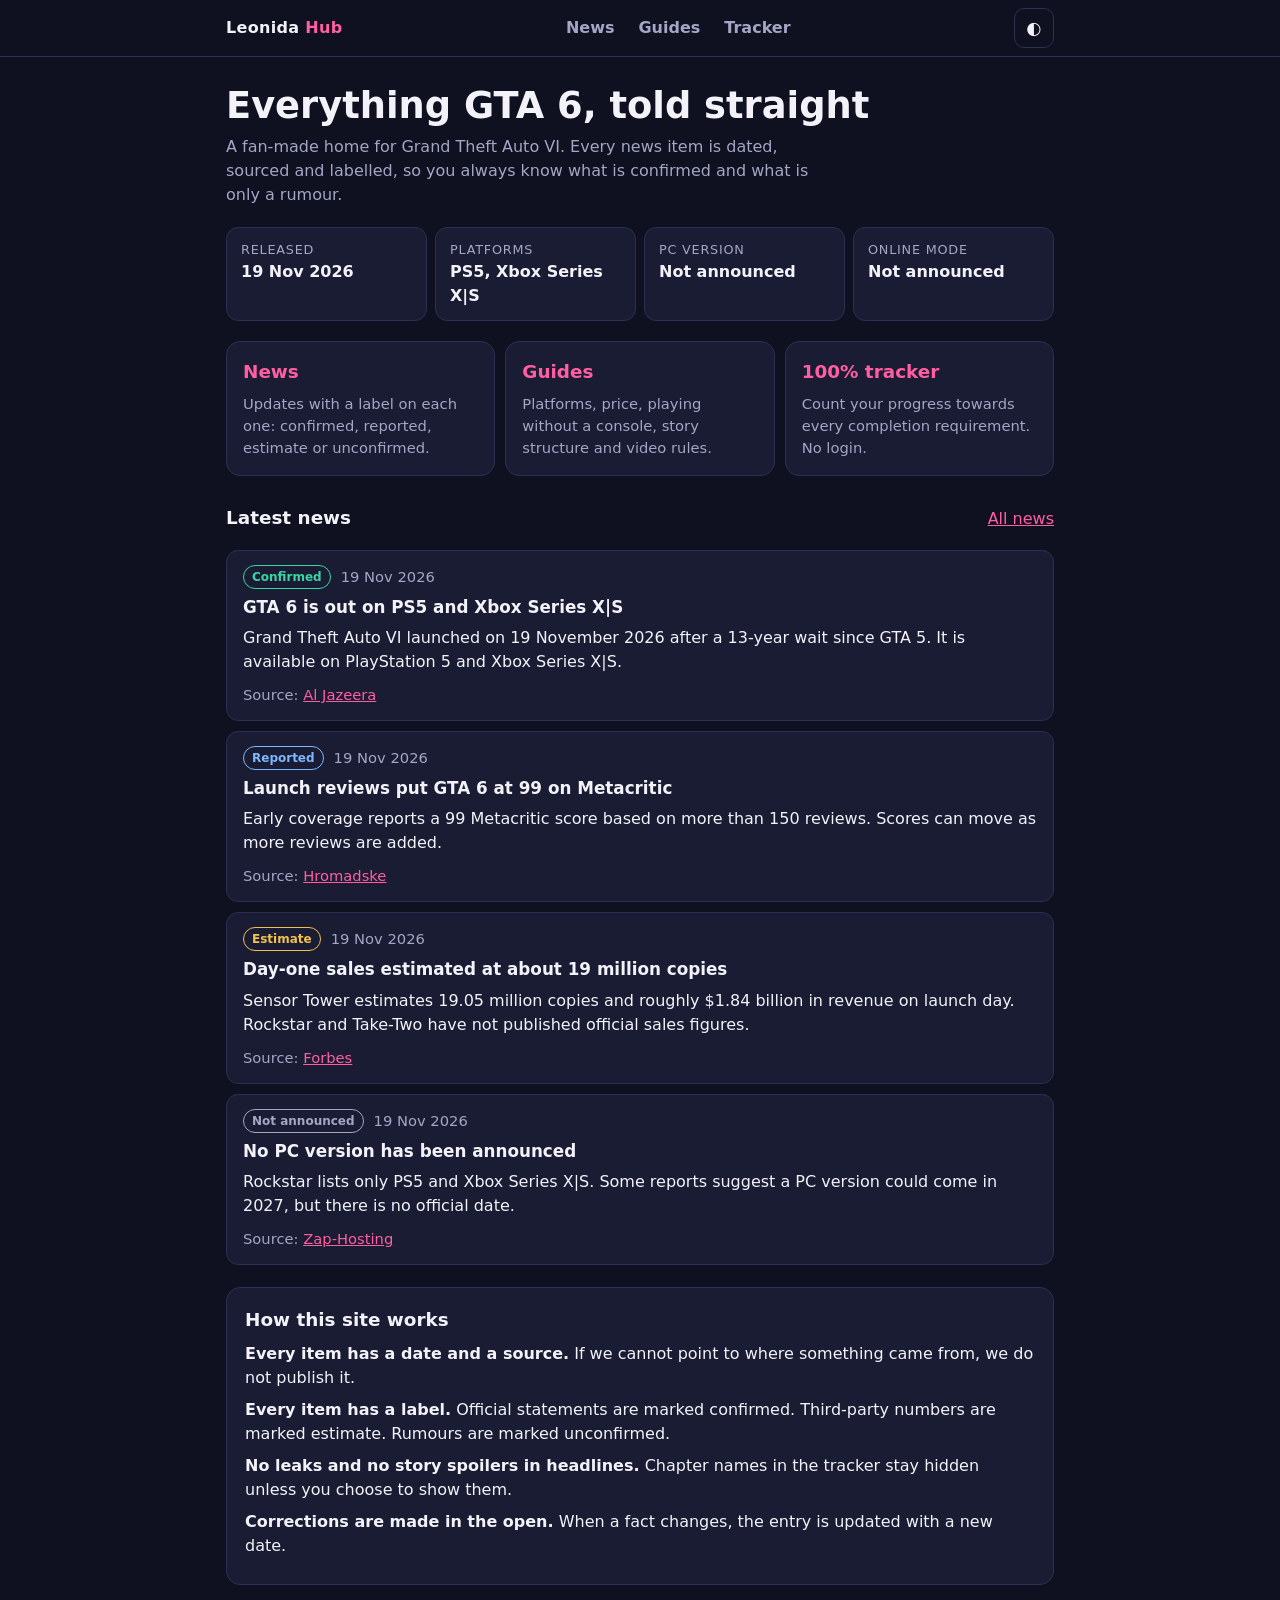
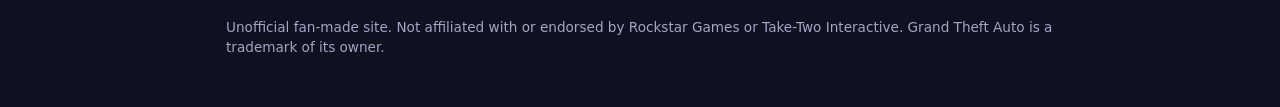
<file: src/index.html>
<!doctype html>
<html lang="en">
<head>
  <meta charset="utf-8">
  <meta name="viewport" content="width=device-width, initial-scale=1">
  <title>Leonida Hub | Honest GTA 6 news, guides and 100% tracker</title>
  <meta name="description" content="A fan-made GTA 6 hub. Dated, sourced news with clear labels for what is confirmed and what is rumour, plain-language guides, and a free 100% completion tracker.">
  <meta property="og:title" content="Leonida Hub: honest GTA 6 news, guides and tracker">
  <meta property="og:description" content="GTA 6 news labelled confirmed, reported or rumour. Guides and a free 100% tracker.">
  <meta property="og:type" content="website">
  <link rel="stylesheet" href="styles.css">
  <link rel="icon" href="favicon.svg" type="image/svg+xml">
</head>
<body>
  <header class="top">
    <div class="wrap top-row">
      <a class="brand" href="index.html">Leonida <span>Hub</span></a>
      <nav class="nav" aria-label="Main">
        <a href="news.html">News</a>
        <a href="guides.html">Guides</a>
        <a href="tracker.html">Tracker</a>
      </nav>
      <button id="themeBtn" class="ghost icon" type="button" aria-label="Switch light or dark theme">&#9680;</button>
    </div>
  </header>

  <main class="wrap">
    <section class="hero">
      <h1>Everything GTA 6, told straight</h1>
      <p class="lede">A fan-made home for Grand Theft Auto VI. Every news item is dated, sourced and labelled, so you always know what is confirmed and what is only a rumour.</p>
    </section>

    <section class="facts" aria-label="Quick facts">
      <div class="fact"><span class="fact-k">Released</span><span class="fact-v">19 Nov 2026</span></div>
      <div class="fact"><span class="fact-k">Platforms</span><span class="fact-v">PS5, Xbox Series X|S</span></div>
      <div class="fact"><span class="fact-k">PC version</span><span class="fact-v">Not announced</span></div>
      <div class="fact"><span class="fact-k">Online mode</span><span class="fact-v">Not announced</span></div>
    </section>

    <section class="tiles">
      <a class="tile" href="news.html">
        <h2>News</h2>
        <p>Updates with a label on each one: confirmed, reported, estimate or unconfirmed.</p>
      </a>
      <a class="tile" href="guides.html">
        <h2>Guides</h2>
        <p>Platforms, price, playing without a console, story structure and video rules.</p>
      </a>
      <a class="tile" href="tracker.html">
        <h2>100% tracker</h2>
        <p>Count your progress towards every completion requirement. No login.</p>
      </a>
    </section>

    <section>
      <div class="section-head">
        <h2>Latest news</h2>
        <a href="news.html">All news</a>
      </div>
      <div id="newsList" data-limit="4"></div>
    </section>

    <section class="panel">
      <h2>How this site works</h2>
      <ul class="plain">
        <li><strong>Every item has a date and a source.</strong> If we cannot point to where something came from, we do not publish it.</li>
        <li><strong>Every item has a label.</strong> Official statements are marked confirmed. Third-party numbers are marked estimate. Rumours are marked unconfirmed.</li>
        <li><strong>No leaks and no story spoilers in headlines.</strong> Chapter names in the tracker stay hidden unless you choose to show them.</li>
        <li><strong>Corrections are made in the open.</strong> When a fact changes, the entry is updated with a new date.</li>
      </ul>
    </section>
  </main>

  <footer class="wrap foot">
    <p>Unofficial fan-made site. Not affiliated with or endorsed by Rockstar Games or Take-Two Interactive. Grand Theft Auto is a trademark of its owner.</p>
  </footer>

  <script src="news-data.js"></script>
  <script src="site.js"></script>
</body>
</html>
</file>
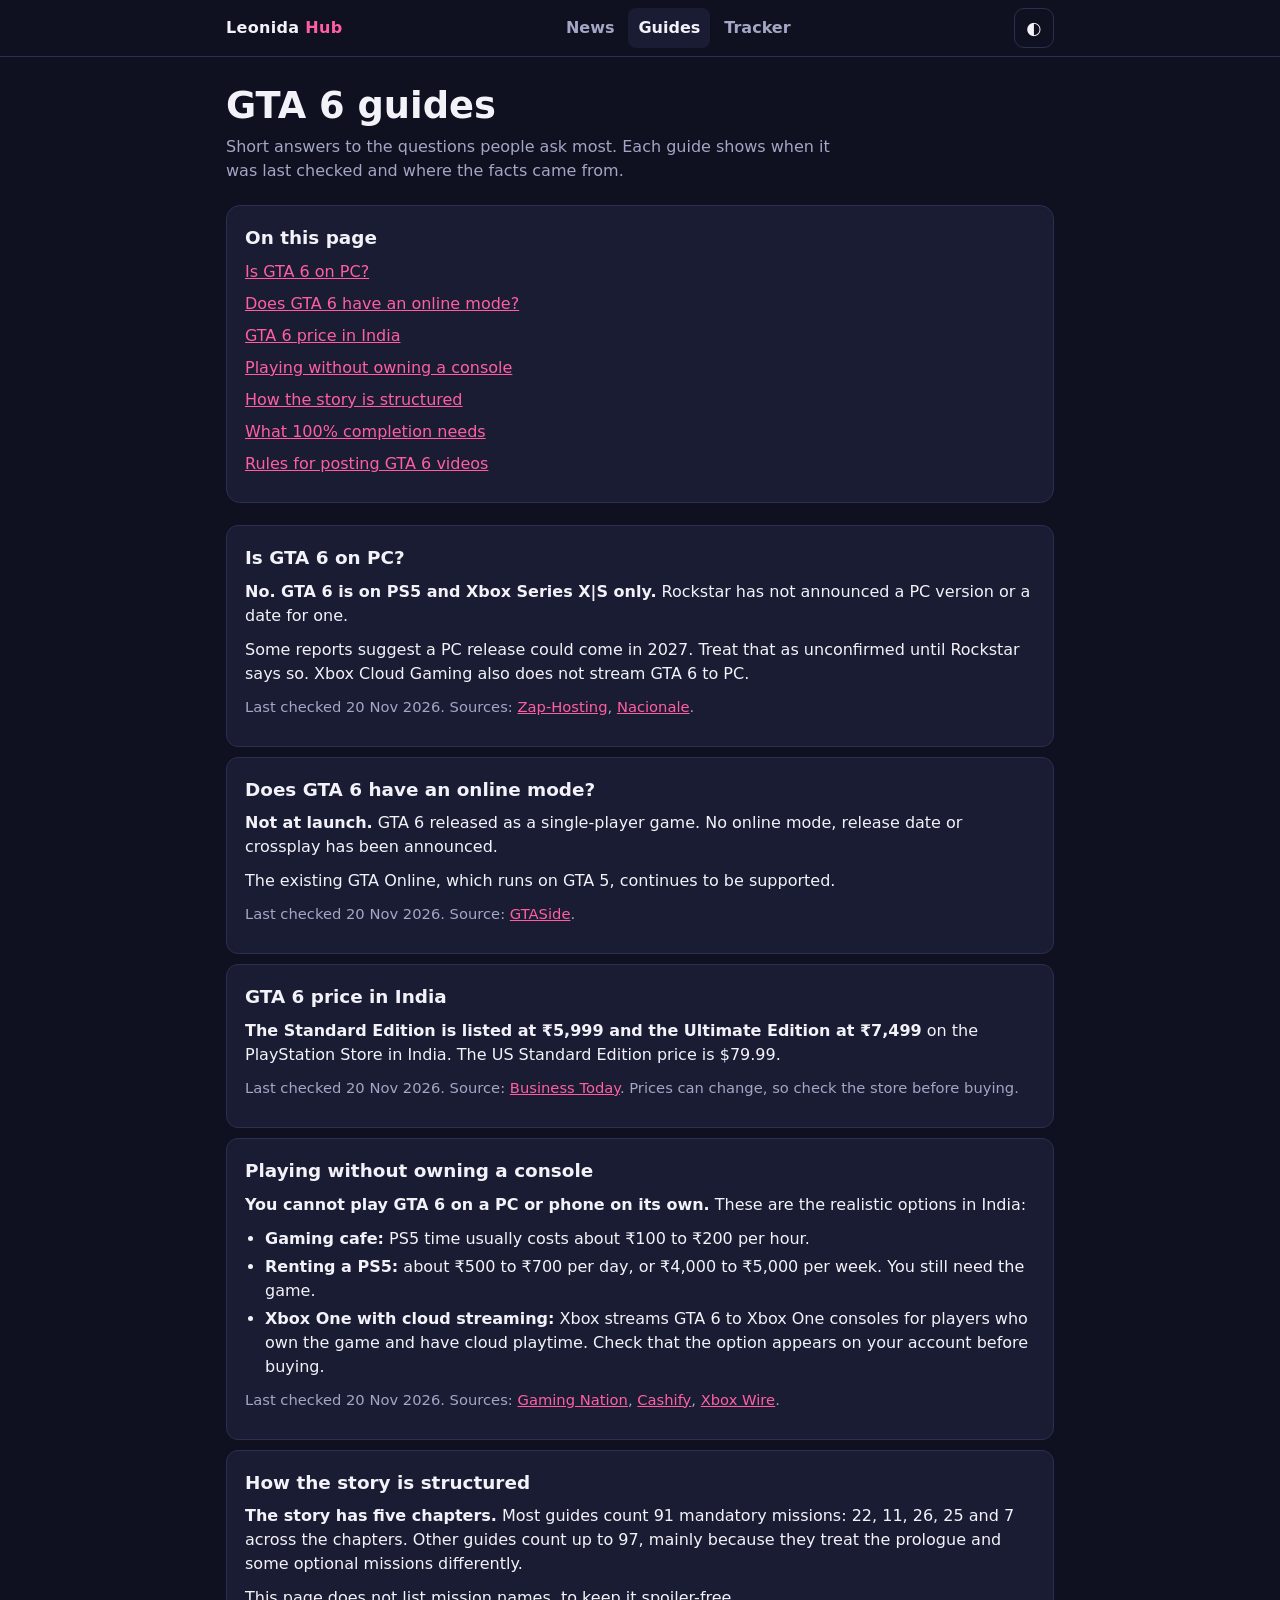
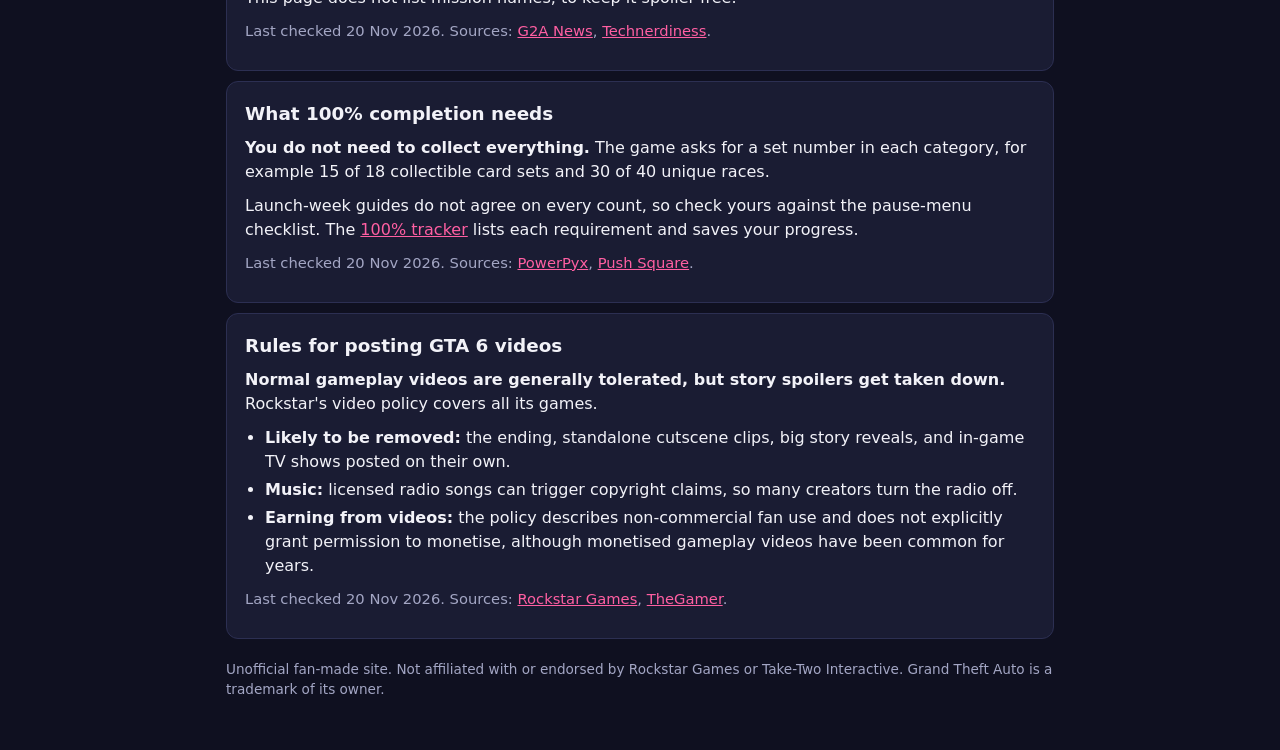
<file: src/guides.html>
<!doctype html>
<html lang="en">
<head>
  <meta charset="utf-8">
  <meta name="viewport" content="width=device-width, initial-scale=1">
  <title>GTA 6 Guides: PC, online, price, 100% and more | Leonida Hub</title>
  <meta name="description" content="Plain-language GTA 6 guides: platforms and PC, online mode, India price, playing without a console, story structure, 100% completion and video posting rules.">
  <link rel="stylesheet" href="styles.css">
  <link rel="icon" href="favicon.svg" type="image/svg+xml">
</head>
<body>
  <header class="top">
    <div class="wrap top-row">
      <a class="brand" href="index.html">Leonida <span>Hub</span></a>
      <nav class="nav" aria-label="Main">
        <a href="news.html">News</a>
        <a href="guides.html" aria-current="page">Guides</a>
        <a href="tracker.html">Tracker</a>
      </nav>
      <button id="themeBtn" class="ghost icon" type="button" aria-label="Switch light or dark theme">&#9680;</button>
    </div>
  </header>

  <main class="wrap">
    <section class="hero">
      <h1>GTA 6 guides</h1>
      <p class="lede">Short answers to the questions people ask most. Each guide shows when it was last checked and where the facts came from.</p>
    </section>

    <nav class="panel" aria-label="Guides on this page">
      <h2>On this page</h2>
      <ul class="plain toc">
        <li><a href="#pc">Is GTA 6 on PC?</a></li>
        <li><a href="#online">Does GTA 6 have an online mode?</a></li>
        <li><a href="#price">GTA 6 price in India</a></li>
        <li><a href="#no-console">Playing without owning a console</a></li>
        <li><a href="#story">How the story is structured</a></li>
        <li><a href="#hundred">What 100% completion needs</a></li>
        <li><a href="#videos">Rules for posting GTA 6 videos</a></li>
      </ul>
    </nav>

    <article id="pc" class="guide">
      <h2>Is GTA 6 on PC?</h2>
      <p><strong>No. GTA 6 is on PS5 and Xbox Series X|S only.</strong> Rockstar has not announced a PC version or a date for one.</p>
      <p>Some reports suggest a PC release could come in 2027. Treat that as unconfirmed until Rockstar says so. Xbox Cloud Gaming also does not stream GTA 6 to PC.</p>
      <p class="muted">Last checked 20 Nov 2026. Sources: <a href="https://zap-hosting.com/en/blog/gta-6-pc-rp-fivem-servers" rel="noopener nofollow" target="_blank">Zap-Hosting</a>, <a href="https://www.nacionale.com/en/articles/how-to-play-gta-6-on-pc-remote-play-ps5-xbox-cloud-gaming-not-supported" rel="noopener nofollow" target="_blank">Nacionale</a>.</p>
    </article>

    <article id="online" class="guide">
      <h2>Does GTA 6 have an online mode?</h2>
      <p><strong>Not at launch.</strong> GTA 6 released as a single-player game. No online mode, release date or crossplay has been announced.</p>
      <p>The existing GTA Online, which runs on GTA 5, continues to be supported.</p>
      <p class="muted">Last checked 20 Nov 2026. Source: <a href="https://gtaside.com/games/gta6/online/" rel="noopener nofollow" target="_blank">GTASide</a>.</p>
    </article>

    <article id="price" class="guide">
      <h2>GTA 6 price in India</h2>
      <p><strong>The Standard Edition is listed at ₹5,999 and the Ultimate Edition at ₹7,499</strong> on the PlayStation Store in India. The US Standard Edition price is $79.99.</p>
      <p class="muted">Last checked 20 Nov 2026. Source: <a href="https://www.businesstoday.in/latest/trends/photo/gta-6-arrives-at-midnight-on-19-november-india-price-preload-and-editions-565630-2026-11-04" rel="noopener nofollow" target="_blank">Business Today</a>. Prices can change, so check the store before buying.</p>
    </article>

    <article id="no-console" class="guide">
      <h2>Playing without owning a console</h2>
      <p><strong>You cannot play GTA 6 on a PC or phone on its own.</strong> These are the realistic options in India:</p>
      <ul>
        <li><strong>Gaming cafe:</strong> PS5 time usually costs about ₹100 to ₹200 per hour.</li>
        <li><strong>Renting a PS5:</strong> about ₹500 to ₹700 per day, or ₹4,000 to ₹5,000 per week. You still need the game.</li>
        <li><strong>Xbox One with cloud streaming:</strong> Xbox streams GTA 6 to Xbox One consoles for players who own the game and have cloud playtime. Check that the option appears on your account before buying.</li>
      </ul>
      <p class="muted">Last checked 20 Nov 2026. Sources: <a href="https://gamingnation.in/ps5-gaming-cafe-near-me/" rel="noopener nofollow" target="_blank">Gaming Nation</a>, <a href="https://www.cashify.in/ps5-on-rent-vs-buying-a-console-which-saves-more-money" rel="noopener nofollow" target="_blank">Cashify</a>, <a href="https://news.xbox.com/en-us/2026/11/10/grand-theft-auto-6-comes-to-xbox-cloud-gaming-november-19/" rel="noopener nofollow" target="_blank">Xbox Wire</a>.</p>
    </article>

    <article id="story" class="guide">
      <h2>How the story is structured</h2>
      <p><strong>The story has five chapters.</strong> Most guides count 91 mandatory missions: 22, 11, 26, 25 and 7 across the chapters. Other guides count up to 97, mainly because they treat the prologue and some optional missions differently.</p>
      <p>This page does not list mission names, to keep it spoiler-free.</p>
      <p class="muted">Last checked 20 Nov 2026. Sources: <a href="https://www.g2a.com/news/gta-6-news/gta-6-mission-and-chapter-list/" rel="noopener nofollow" target="_blank">G2A News</a>, <a href="https://www.technerdiness.com/gta/gta-6-chapters-missions-list/" rel="noopener nofollow" target="_blank">Technerdiness</a>.</p>
    </article>

    <article id="hundred" class="guide">
      <h2>What 100% completion needs</h2>
      <p><strong>You do not need to collect everything.</strong> The game asks for a set number in each category, for example 15 of 18 collectible card sets and 30 of 40 unique races.</p>
      <p>Launch-week guides do not agree on every count, so check yours against the pause-menu checklist. The <a href="tracker.html">100% tracker</a> lists each requirement and saves your progress.</p>
      <p class="muted">Last checked 20 Nov 2026. Sources: <a href="https://www.powerpyx.com/gta-6-100-completion-checklist-guide/" rel="noopener nofollow" target="_blank">PowerPyx</a>, <a href="https://www.pushsquare.com/guides/gta-6-100percent-completion-checklist" rel="noopener nofollow" target="_blank">Push Square</a>.</p>
    </article>

    <article id="videos" class="guide">
      <h2>Rules for posting GTA 6 videos</h2>
      <p><strong>Normal gameplay videos are generally tolerated, but story spoilers get taken down.</strong> Rockstar's video policy covers all its games.</p>
      <ul>
        <li><strong>Likely to be removed:</strong> the ending, standalone cutscene clips, big story reveals, and in-game TV shows posted on their own.</li>
        <li><strong>Music:</strong> licensed radio songs can trigger copyright claims, so many creators turn the radio off.</li>
        <li><strong>Earning from videos:</strong> the policy describes non-commercial fan use and does not explicitly grant permission to monetise, although monetised gameplay videos have been common for years.</li>
      </ul>
      <p class="muted">Last checked 20 Nov 2026. Sources: <a href="https://support.rockstargames.com/articles/200153756/rockstar-games-video-policy" rel="noopener nofollow" target="_blank">Rockstar Games</a>, <a href="https://www.thegamer.com/grand-theft-auto-6-spoilers-will-be-taken-down-rockstar-confirms/" rel="noopener nofollow" target="_blank">TheGamer</a>.</p>
    </article>
  </main>

  <footer class="wrap foot">
    <p>Unofficial fan-made site. Not affiliated with or endorsed by Rockstar Games or Take-Two Interactive. Grand Theft Auto is a trademark of its owner.</p>
  </footer>

  <script src="site.js"></script>
</body>
</html>
</file>
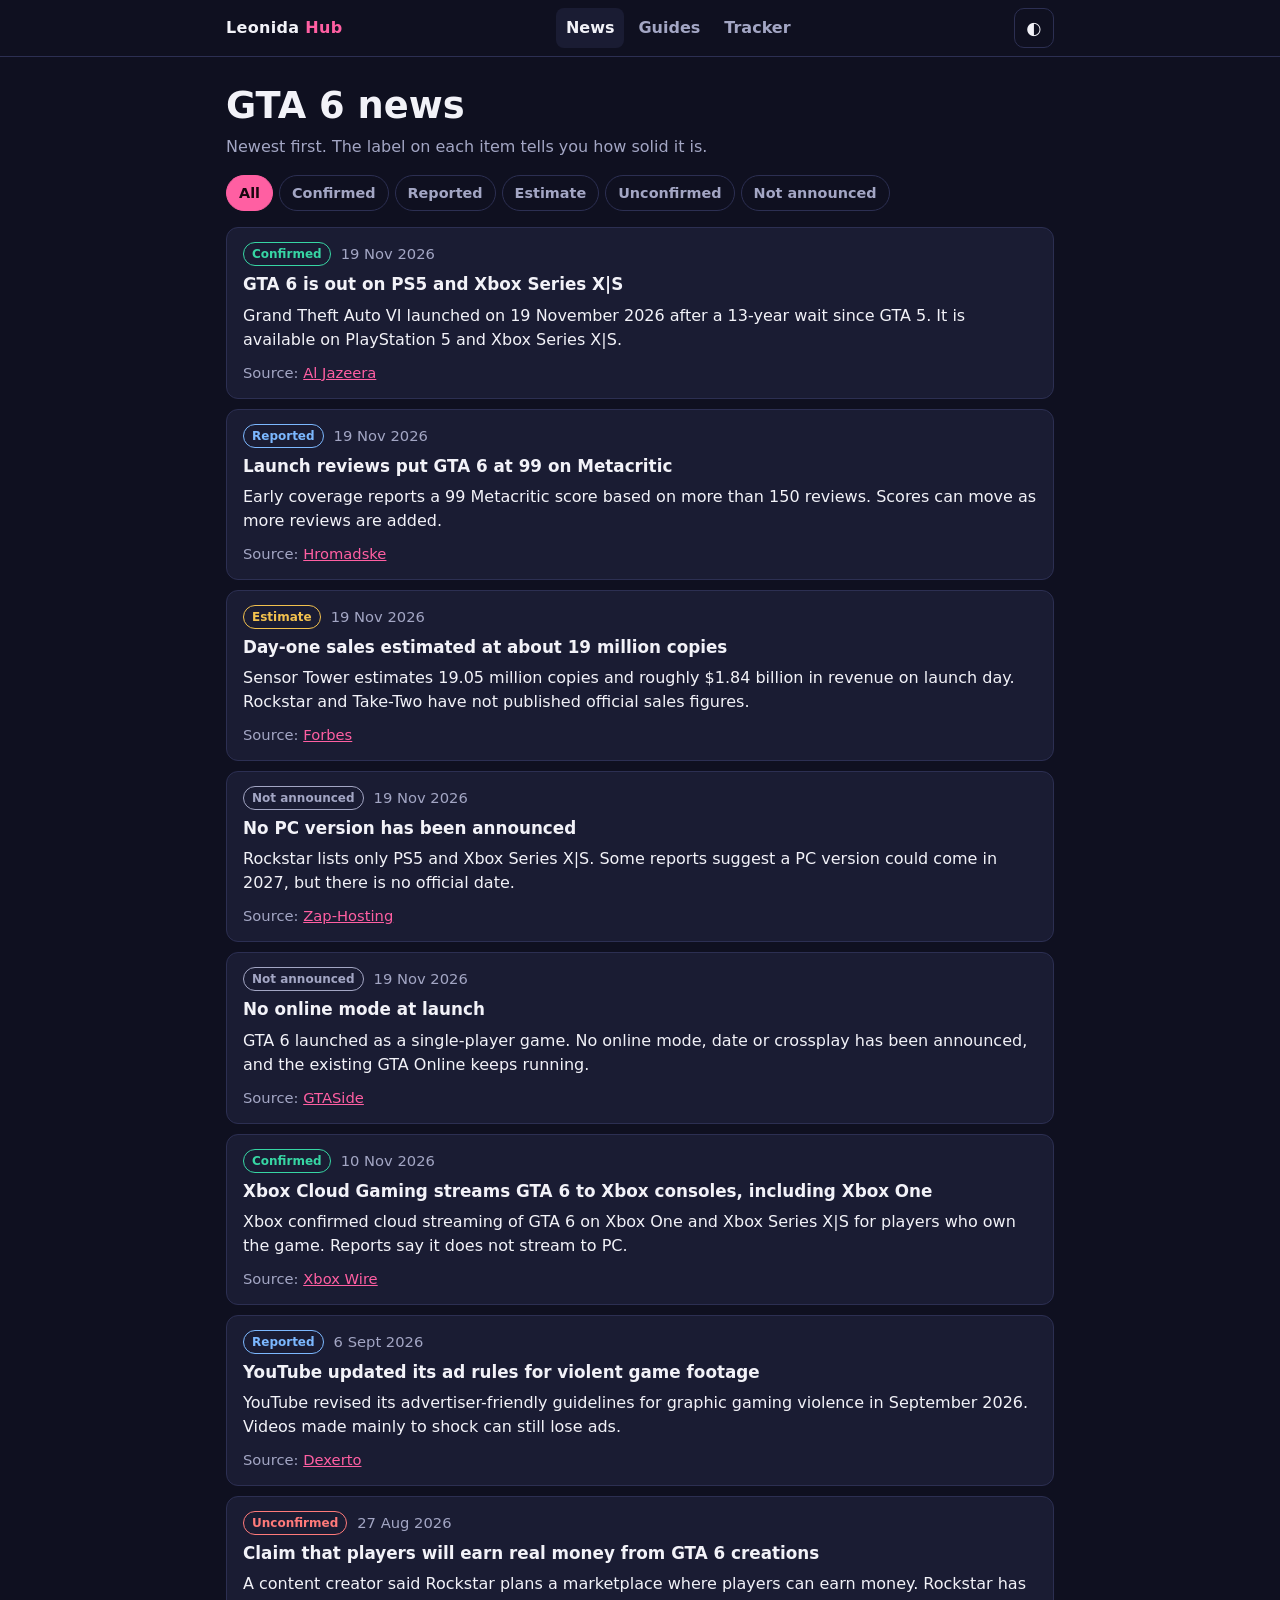
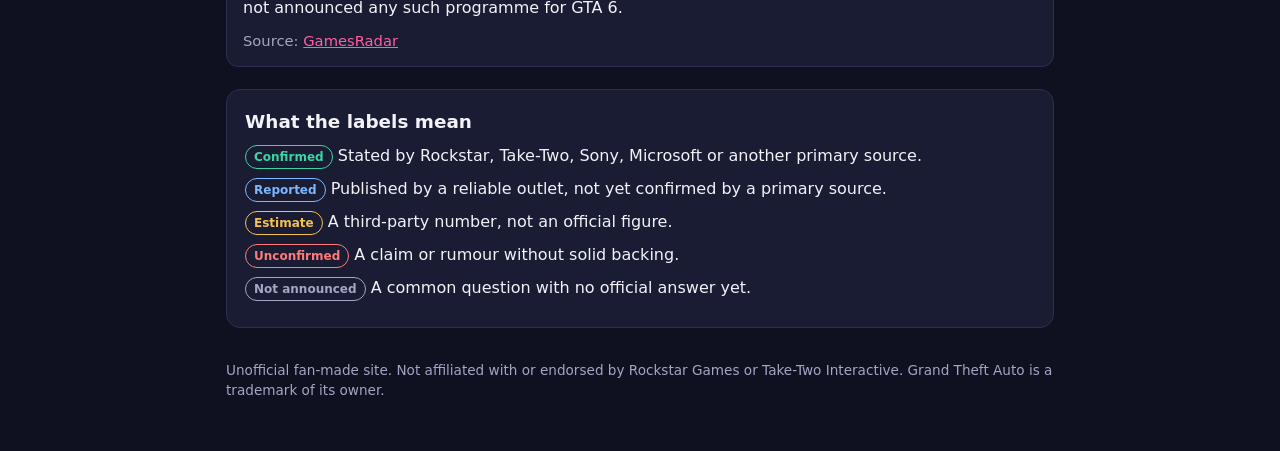
<file: src/news.html>
<!doctype html>
<html lang="en">
<head>
  <meta charset="utf-8">
  <meta name="viewport" content="width=device-width, initial-scale=1">
  <title>GTA 6 News: confirmed vs rumour | Leonida Hub</title>
  <meta name="description" content="GTA 6 news with a clear label on every item: confirmed, reported, estimate, unconfirmed or not announced. Dated and sourced.">
  <link rel="stylesheet" href="styles.css">
  <link rel="icon" href="favicon.svg" type="image/svg+xml">
</head>
<body>
  <header class="top">
    <div class="wrap top-row">
      <a class="brand" href="index.html">Leonida <span>Hub</span></a>
      <nav class="nav" aria-label="Main">
        <a href="news.html" aria-current="page">News</a>
        <a href="guides.html">Guides</a>
        <a href="tracker.html">Tracker</a>
      </nav>
      <button id="themeBtn" class="ghost icon" type="button" aria-label="Switch light or dark theme">&#9680;</button>
    </div>
  </header>

  <main class="wrap">
    <section class="hero">
      <h1>GTA 6 news</h1>
      <p class="lede">Newest first. The label on each item tells you how solid it is.</p>
    </section>

    <div id="newsFilters" class="filters" role="group" aria-label="Filter news by label">
      <button type="button" class="chip" data-status="all" aria-pressed="true">All</button>
      <button type="button" class="chip" data-status="confirmed" aria-pressed="false">Confirmed</button>
      <button type="button" class="chip" data-status="reported" aria-pressed="false">Reported</button>
      <button type="button" class="chip" data-status="estimate" aria-pressed="false">Estimate</button>
      <button type="button" class="chip" data-status="unconfirmed" aria-pressed="false">Unconfirmed</button>
      <button type="button" class="chip" data-status="not-announced" aria-pressed="false">Not announced</button>
    </div>

    <div id="newsList"></div>

    <section class="panel">
      <h2>What the labels mean</h2>
      <ul class="plain">
        <li><span class="badge badge-confirmed">Confirmed</span> Stated by Rockstar, Take-Two, Sony, Microsoft or another primary source.</li>
        <li><span class="badge badge-reported">Reported</span> Published by a reliable outlet, not yet confirmed by a primary source.</li>
        <li><span class="badge badge-estimate">Estimate</span> A third-party number, not an official figure.</li>
        <li><span class="badge badge-unconfirmed">Unconfirmed</span> A claim or rumour without solid backing.</li>
        <li><span class="badge badge-not-announced">Not announced</span> A common question with no official answer yet.</li>
      </ul>
    </section>
  </main>

  <footer class="wrap foot">
    <p>Unofficial fan-made site. Not affiliated with or endorsed by Rockstar Games or Take-Two Interactive. Grand Theft Auto is a trademark of its owner.</p>
  </footer>

  <script src="news-data.js"></script>
  <script src="site.js"></script>
</body>
</html>
</file>
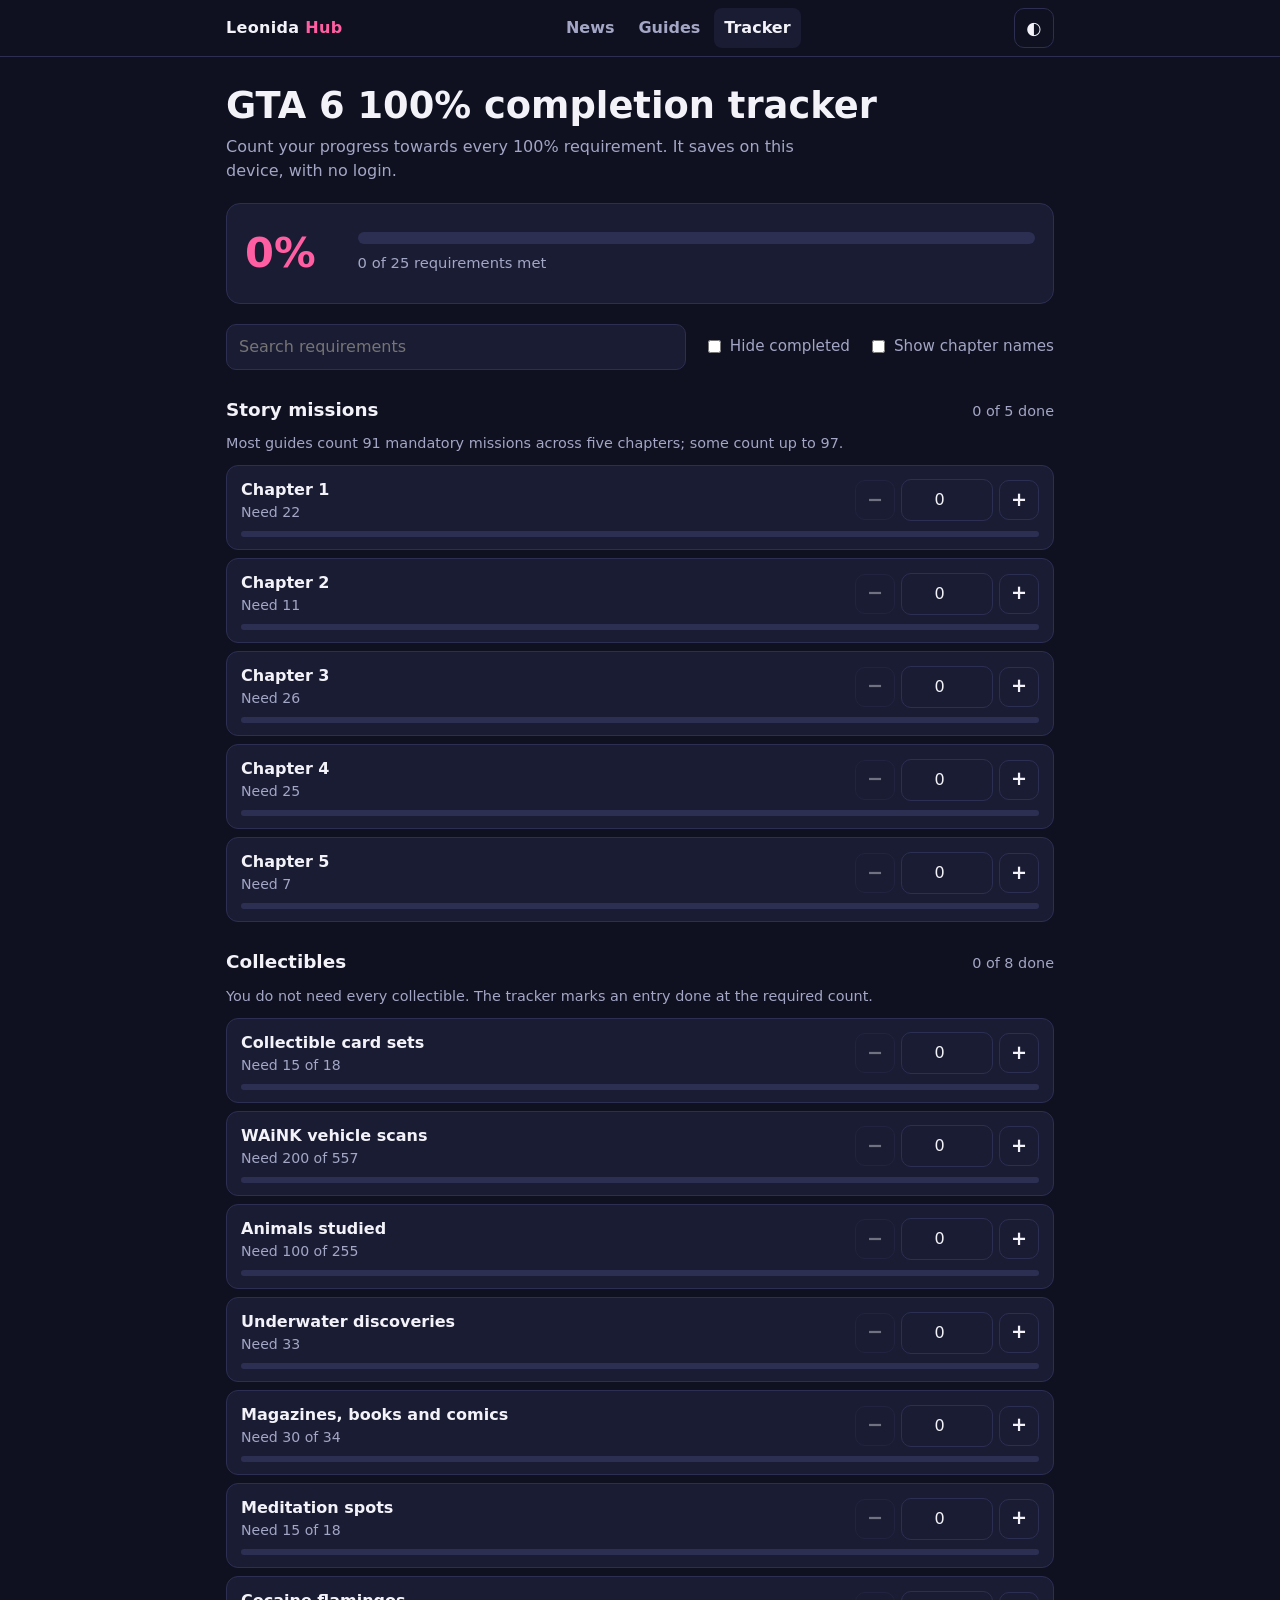
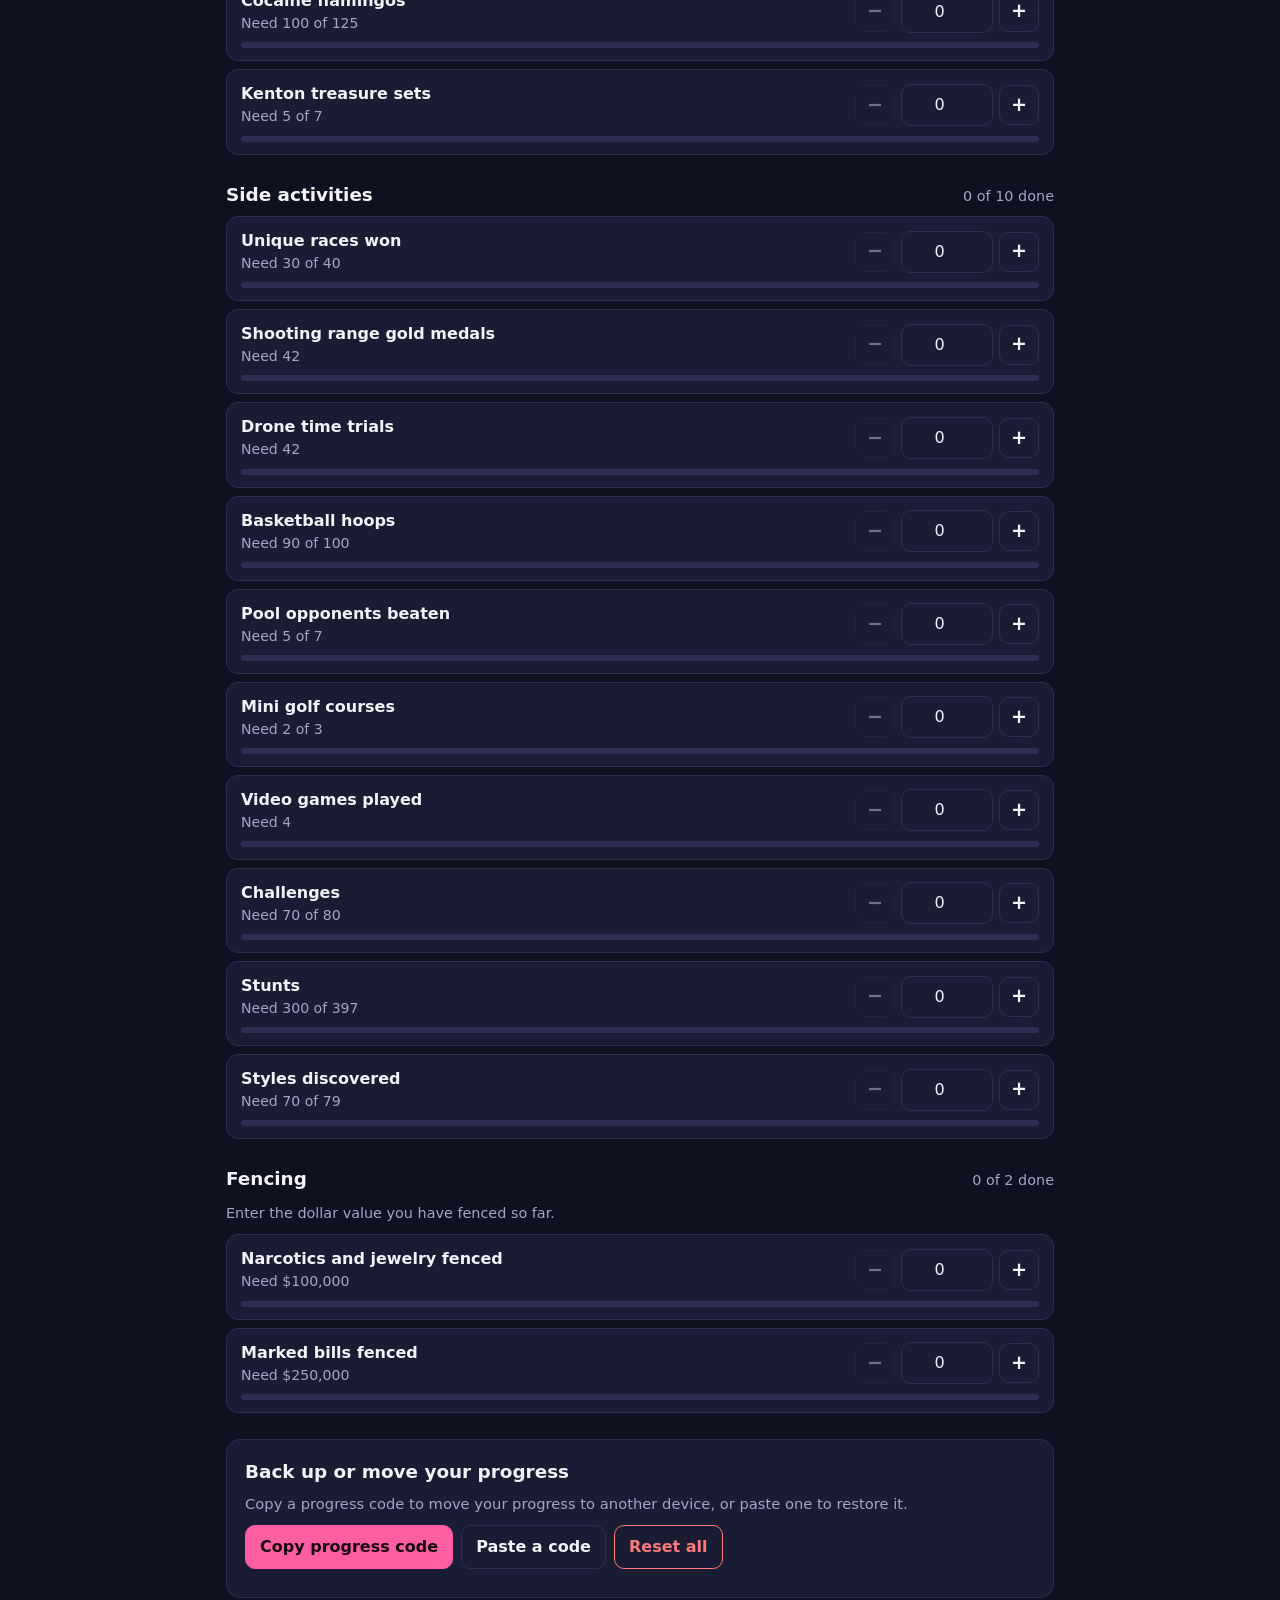
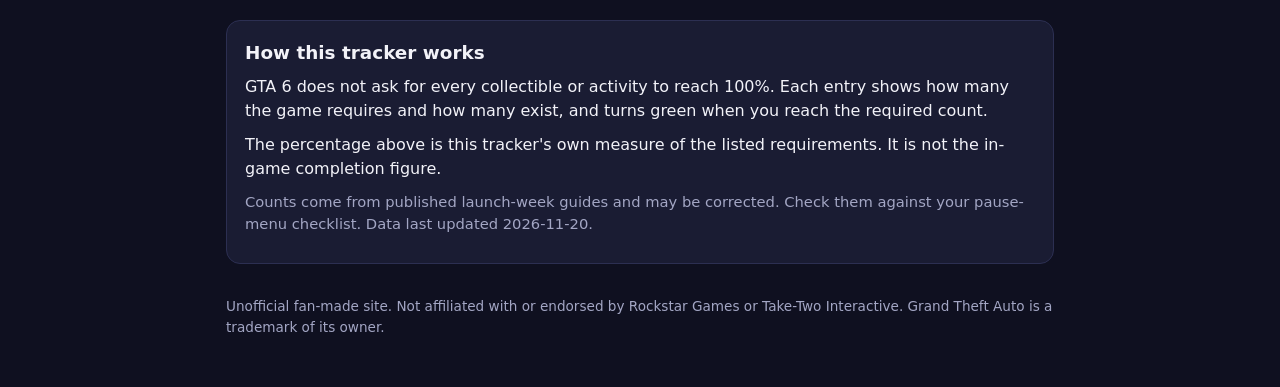
<file: src/tracker.html>
<!doctype html>
<html lang="en">
<head>
  <meta charset="utf-8">
  <meta name="viewport" content="width=device-width, initial-scale=1">
  <title>GTA 6 100% Completion Tracker | Leonida Hub</title>
  <meta name="description" content="Free GTA 6 100% completion tracker. Count missions, collectibles, side activities and fencing goals, with progress saved on your device. No login.">
  <meta property="og:title" content="GTA 6 100% Completion Tracker">
  <meta property="og:description" content="Track every 100% requirement in GTA 6. Free, no login, works on your phone.">
  <meta property="og:type" content="website">
  <link rel="stylesheet" href="styles.css">
  <link rel="icon" href="favicon.svg" type="image/svg+xml">
</head>
<body>
  <header class="top">
    <div class="wrap top-row">
      <a class="brand" href="index.html">Leonida <span>Hub</span></a>
      <nav class="nav" aria-label="Main">
        <a href="news.html">News</a>
        <a href="guides.html">Guides</a>
        <a href="tracker.html" aria-current="page">Tracker</a>
      </nav>
      <button id="themeBtn" class="ghost icon" type="button" aria-label="Switch light or dark theme">&#9680;</button>
    </div>
  </header>

  <main class="wrap">
    <section class="hero">
      <h1>GTA 6 100% completion tracker</h1>
      <p class="lede">Count your progress towards every 100% requirement. It saves on this device, with no login.</p>

      <div class="overall" aria-live="polite">
        <div class="overall-num"><span id="overallPct">0</span>%</div>
        <div class="overall-side">
          <div class="bar big"><div id="overallBar" class="fill"></div></div>
          <p id="overallText" class="muted"></p>
        </div>
      </div>
    </section>

    <section class="tools" aria-label="Tracker options">
      <input id="search" type="search" placeholder="Search requirements" aria-label="Search requirements">
      <label class="check"><input id="hideDone" type="checkbox"> Hide completed</label>
      <label class="check"><input id="showNames" type="checkbox"> Show chapter names</label>
    </section>

    <div id="list"></div>
    <p id="empty" class="muted" hidden>No requirements match your search.</p>

    <section class="panel">
      <h2>Back up or move your progress</h2>
      <p class="muted">Copy a progress code to move your progress to another device, or paste one to restore it.</p>
      <div class="btn-row">
        <button id="exportBtn" type="button">Copy progress code</button>
        <button id="importBtn" class="ghost" type="button">Paste a code</button>
        <button id="resetBtn" class="ghost danger" type="button">Reset all</button>
      </div>
      <p id="status" class="muted" role="status"></p>
    </section>

    <section class="panel">
      <h2>How this tracker works</h2>
      <p>GTA 6 does not ask for every collectible or activity to reach 100%. Each entry shows how many the game requires and how many exist, and turns green when you reach the required count.</p>
      <p>The percentage above is this tracker's own measure of the listed requirements. It is not the in-game completion figure.</p>
      <p class="muted">Counts come from published launch-week guides and may be corrected. Check them against your pause-menu checklist. Data last updated <span id="updated"></span>.</p>
    </section>
  </main>

  <footer class="wrap foot">
    <p>Unofficial fan-made site. Not affiliated with or endorsed by Rockstar Games or Take-Two Interactive. Grand Theft Auto is a trademark of its owner.</p>
  </footer>

  <dialog id="importDialog">
    <form method="dialog">
      <h2>Paste a progress code</h2>
      <textarea id="importText" rows="4" aria-label="Progress code"></textarea>
      <p id="importError" class="error" hidden>That code could not be read.</p>
      <div class="btn-row">
        <button id="importConfirm" type="button">Restore progress</button>
        <button class="ghost" value="cancel">Cancel</button>
      </div>
    </form>
  </dialog>

  <dialog id="resetDialog">
    <form method="dialog">
      <h2>Reset all progress?</h2>
      <p class="muted">This clears every counter on this device and cannot be undone.</p>
      <div class="btn-row">
        <button id="resetConfirm" class="danger" type="button">Reset all</button>
        <button class="ghost" value="cancel">Cancel</button>
      </div>
    </form>
  </dialog>

  <script src="data.js"></script>
  <script src="site.js"></script>
  <script src="app.js"></script>
</body>
</html>
</file>
<file: src/styles.css>
:root {
  --bg: #0f1020;
  --card: #1a1c33;
  --line: #2c2f52;
  --text: #f2f2f8;
  --muted: #a3a6c4;
  --accent: #ff5fa2;
  --accent-text: #1a0610;
  --done: #37d6a4;
  --danger: #ff7a7a;
  --info: #7cb8ff;
  --warn: #f2c14e;
}
:root[data-theme="light"] {
  --bg: #f6f4fa;
  --card: #ffffff;
  --line: #dedbea;
  --text: #1b1a2b;
  --muted: #5d5b76;
  --accent: #d6246f;
  --accent-text: #ffffff;
  --done: #0f8a63;
  --danger: #c22f2f;
  --info: #1f62b8;
  --warn: #8a6200;
}
* { box-sizing: border-box; }
body {
  margin: 0;
  background: var(--bg);
  color: var(--text);
  font: 16px/1.5 system-ui, -apple-system, "Segoe UI", Roboto, sans-serif;
}
.wrap { max-width: 860px; margin: 0 auto; padding: 0 16px; }
.top { border-bottom: 1px solid var(--line); }
.top-row { display: flex; justify-content: space-between; align-items: center; height: 56px; }
.brand { font-weight: 800; letter-spacing: 0.02em; color: var(--text); text-decoration: none; white-space: nowrap; }
a { color: var(--accent); }
.nav { display: flex; gap: 4px; }
.nav a { color: var(--muted); text-decoration: none; font-weight: 600; padding: 8px 10px; border-radius: 8px; }
.nav a:hover, .nav a[aria-current="page"] { color: var(--text); background: var(--card); }
button.icon { min-width: 40px; padding: 0; font-size: 1.1rem; }

.facts { display: grid; grid-template-columns: repeat(4, 1fr); gap: 8px; margin: 20px 0; }
.fact { background: var(--card); border: 1px solid var(--line); border-radius: 12px; padding: 12px 14px; display: flex; flex-direction: column; }
.fact-k { color: var(--muted); font-size: 0.8rem; text-transform: uppercase; letter-spacing: 0.06em; }
.fact-v { font-weight: 700; }

.tiles { display: grid; grid-template-columns: repeat(3, 1fr); gap: 10px; margin: 0 0 28px; }
.tile { background: var(--card); border: 1px solid var(--line); border-radius: 14px; padding: 16px; color: var(--text); text-decoration: none; }
.tile:hover { border-color: var(--accent); }
.tile h2 { color: var(--accent); }
.tile p { color: var(--muted); font-size: 0.92rem; margin: 0; }

.news, .guide { background: var(--card); border: 1px solid var(--line); border-radius: 12px; padding: 14px 16px; margin: 10px 0; }
.news h3 { margin: 6px 0; font-size: 1.05rem; }
.news-meta { display: flex; align-items: center; gap: 10px; }
.sources { margin: 0; }
.guide { padding: 18px; scroll-margin-top: 12px; }
.guide ul { padding-left: 20px; margin: 0 0 10px; }
.guide li { margin-bottom: 4px; }
ul.plain { list-style: none; padding: 0; margin: 0; }
ul.plain li { margin-bottom: 8px; }
.toc li { margin-bottom: 4px; }

.badge { display: inline-block; font-size: 0.75rem; font-weight: 700; padding: 2px 8px; border-radius: 99px; border: 1px solid currentColor; white-space: nowrap; }
.badge-confirmed { color: var(--done); }
.badge-reported { color: var(--info); }
.badge-estimate { color: var(--warn); }
.badge-unconfirmed { color: var(--danger); }
.badge-not-announced { color: var(--muted); }

.filters { display: flex; flex-wrap: wrap; gap: 6px; margin: 16px 0; }
button.chip { background: transparent; color: var(--muted); border-color: var(--line); border-radius: 99px; min-height: 36px; padding: 4px 12px; font-size: 0.9rem; }
button.chip[aria-pressed="true"] { background: var(--accent); color: var(--accent-text); border-color: var(--accent); }

@media (max-width: 640px) {
  .facts { grid-template-columns: repeat(2, 1fr); }
  .tiles { grid-template-columns: 1fr; }
  .nav a { padding: 8px 6px; }
}
.brand span { color: var(--accent); }
h1 { font-size: clamp(1.6rem, 5vw, 2.3rem); line-height: 1.15; margin: 28px 0 8px; }
h2 { font-size: 1.15rem; margin: 0 0 8px; }
p { margin: 0 0 10px; }
.lede { color: var(--muted); max-width: 60ch; }
.muted { color: var(--muted); font-size: 0.92rem; }
.error { color: var(--danger); font-size: 0.92rem; }

.overall {
  display: flex; gap: 20px; align-items: center;
  background: var(--card); border: 1px solid var(--line);
  border-radius: 14px; padding: 18px; margin: 20px 0;
}
.overall-num { font-size: 2.6rem; font-weight: 800; color: var(--accent); min-width: 3.2ch; font-variant-numeric: tabular-nums; }
.overall-side { flex: 1; min-width: 0; }
.overall-side p { margin: 8px 0 0; }

.bar { height: 6px; background: var(--line); border-radius: 99px; overflow: hidden; }
.bar.big { height: 12px; }
.fill { height: 100%; width: 0; background: var(--accent); border-radius: 99px; transition: width 0.2s; }
.item.done .fill { background: var(--done); }

.tools { display: flex; flex-wrap: wrap; gap: 12px 18px; align-items: center; margin-bottom: 8px; }
input[type="search"], input[type="number"], textarea {
  background: var(--card); color: var(--text);
  border: 1px solid var(--line); border-radius: 10px;
  padding: 10px 12px; font: inherit;
}
input[type="search"] { flex: 1 1 220px; min-width: 0; }
textarea { width: 100%; resize: vertical; }
.check { display: inline-flex; align-items: center; gap: 6px; color: var(--muted); font-size: 0.95rem; }
:focus-visible { outline: 2px solid var(--accent); outline-offset: 2px; }

.section { margin: 26px 0; }
.section-head { display: flex; justify-content: space-between; align-items: baseline; gap: 12px; }
.section-count { color: var(--muted); font-size: 0.9rem; white-space: nowrap; }
.section-note { color: var(--muted); font-size: 0.9rem; margin: 2px 0 10px; }

.item {
  display: grid; grid-template-columns: 1fr auto; gap: 8px 14px; align-items: center;
  background: var(--card); border: 1px solid var(--line);
  border-radius: 12px; padding: 12px 14px; margin-bottom: 8px;
}
.item.done { border-color: var(--done); }
.item-name { font-weight: 600; }
.item-sub { color: var(--muted); font-size: 0.88rem; }
.item.done .item-sub { color: var(--done); }
.item .bar { grid-column: 1 / -1; }
.controls { display: flex; align-items: center; gap: 6px; }
.controls input { width: 92px; text-align: center; padding: 8px 6px; }

button {
  font: inherit; font-weight: 600; cursor: pointer;
  background: var(--accent); color: var(--accent-text);
  border: 1px solid var(--accent); border-radius: 10px;
  padding: 9px 14px; min-height: 40px;
}
button.ghost { background: transparent; color: var(--text); border-color: var(--line); }
button.danger { background: transparent; color: var(--danger); border-color: var(--danger); }
button.step { min-width: 40px; padding: 0; background: transparent; color: var(--text); border-color: var(--line); font-size: 1.2rem; }
button:disabled { opacity: 0.4; cursor: default; }

.panel { background: var(--card); border: 1px solid var(--line); border-radius: 14px; padding: 18px; margin: 22px 0; }
.btn-row { display: flex; flex-wrap: wrap; gap: 8px; margin: 10px 0; }
.foot { color: var(--muted); font-size: 0.85rem; padding-top: 10px; padding-bottom: 40px; }

dialog {
  background: var(--card); color: var(--text);
  border: 1px solid var(--line); border-radius: 14px;
  padding: 20px; width: min(480px, calc(100vw - 32px));
}
dialog::backdrop { background: rgba(0, 0, 0, 0.6); }

@media (max-width: 520px) {
  .item { grid-template-columns: 1fr; }
  .controls { justify-content: space-between; }
  .controls input { flex: 1; width: auto; }
  .overall { gap: 14px; padding: 14px; }
  .overall-num { font-size: 2.1rem; }
}
</file>
